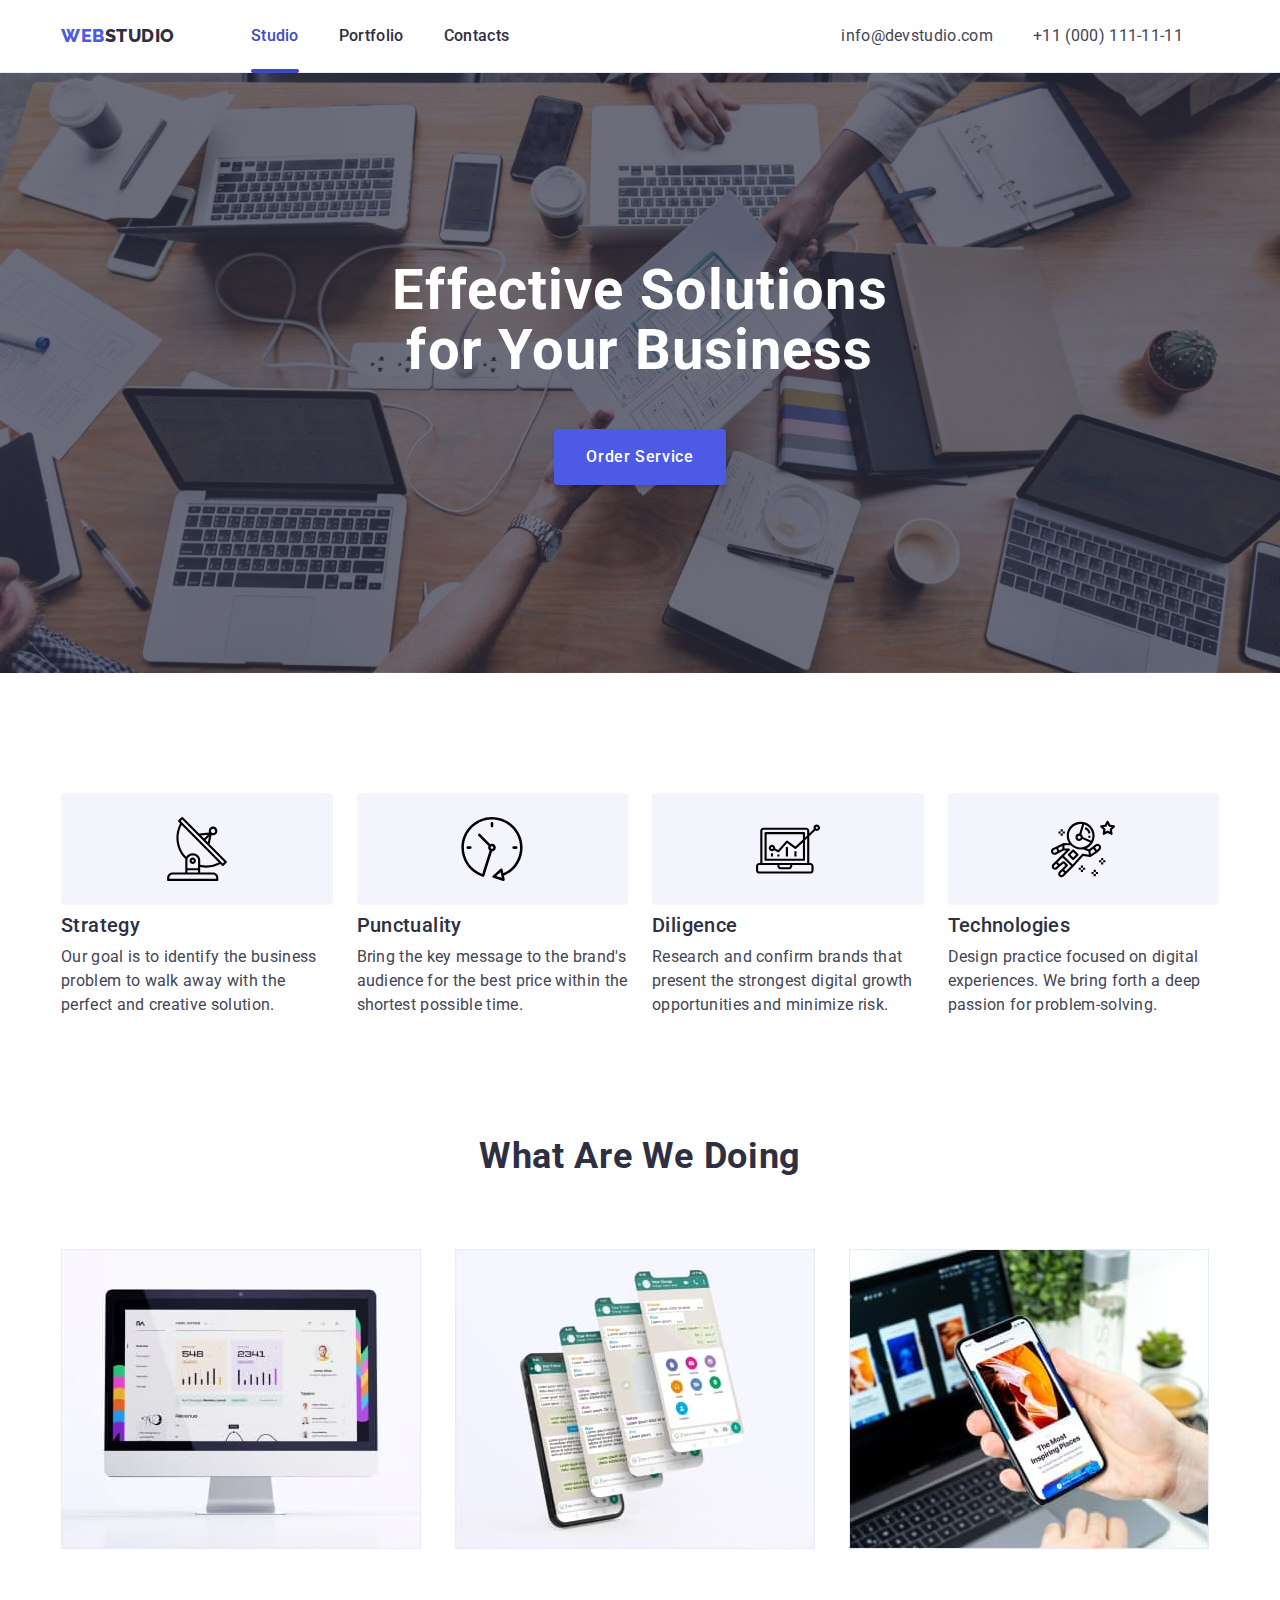
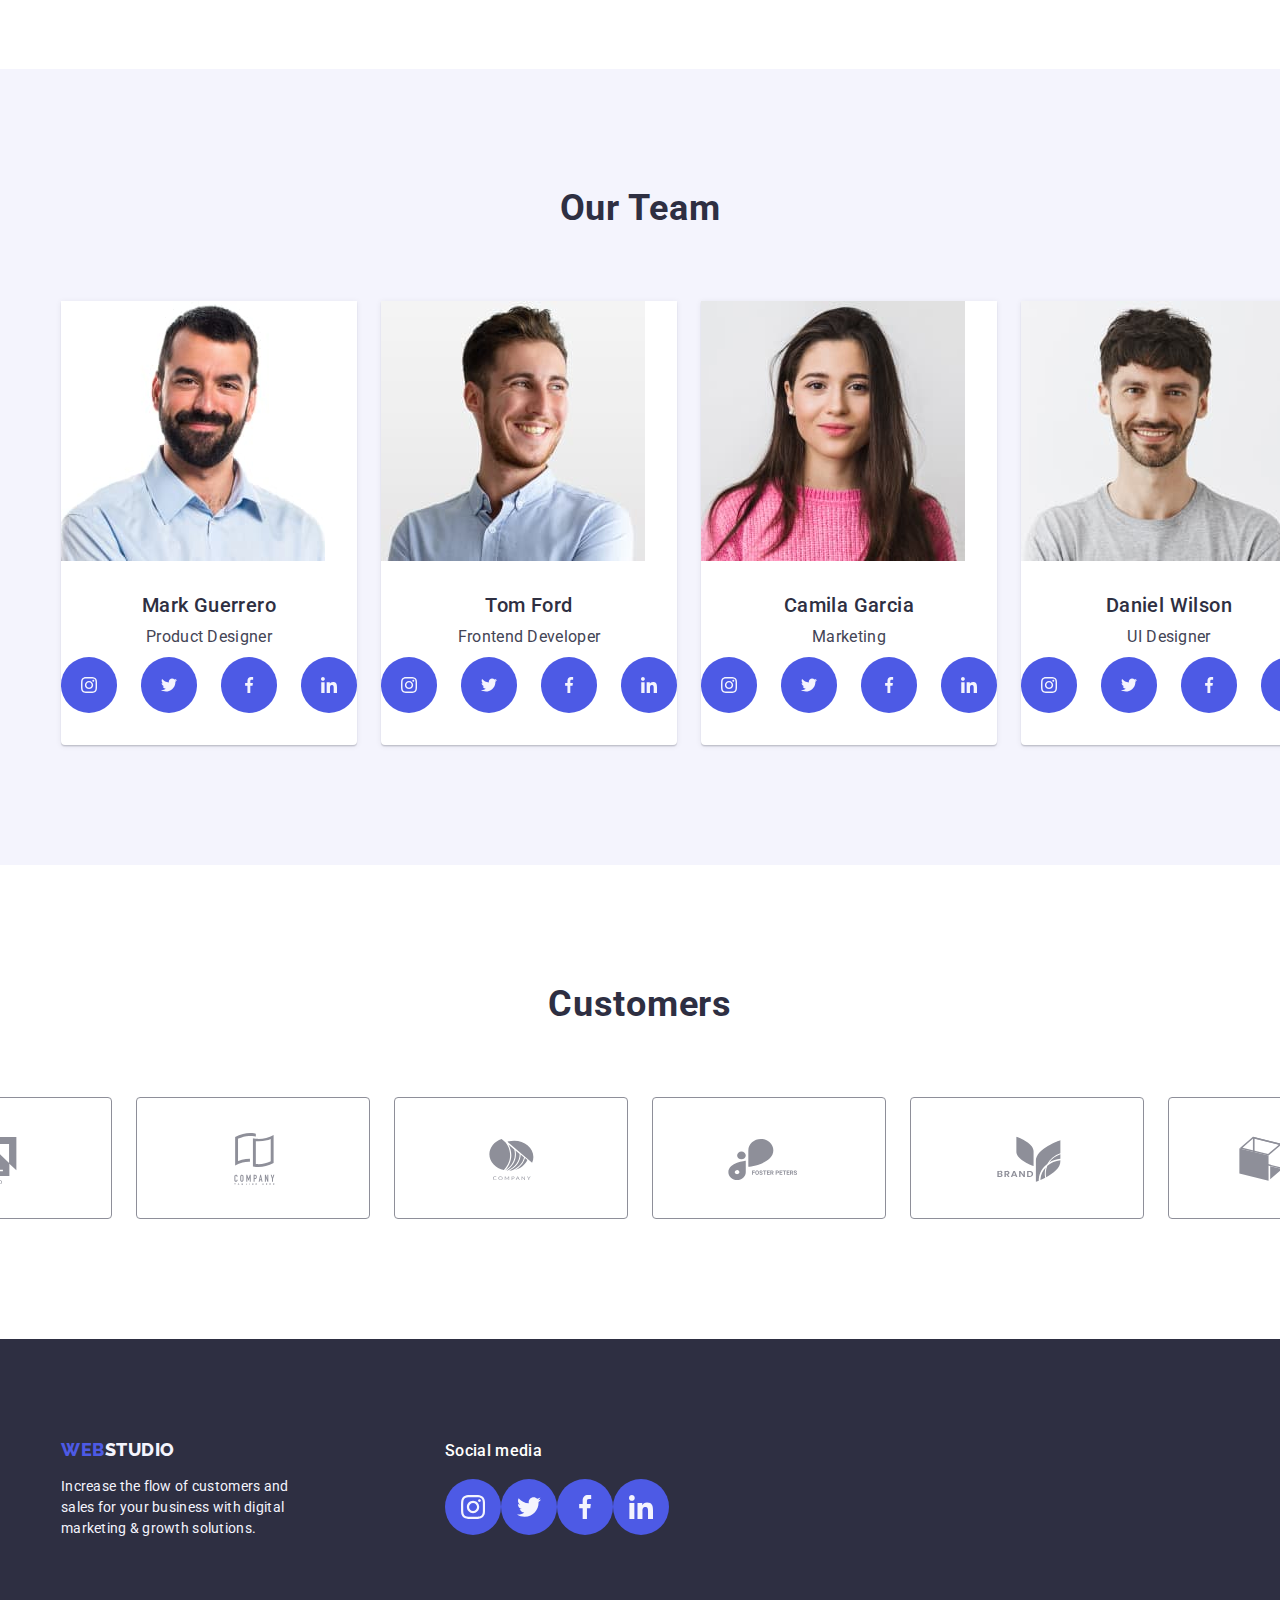
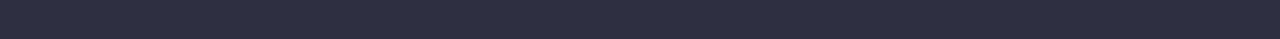
<file: index.html>
<!DOCTYPE html>
<html lang="en">
<head>
    <meta charset="UTF-8">
    <meta name="viewport" content="width=device-width, initial-scale=1.0">
    <title>WebStudio</title> 
    <link rel="stylesheet" href="https://cdnjs.cloudflare.com/ajax/libs/modern-normalize/2.0.0/modern-normalize.min.css" integrity="sha512-4xo8blKMVCiXpTaLzQSLSw3KFOVPWhm/TRtuPVc4WG6kUgjH6J03IBuG7JZPkcWMxJ5huwaBpOpnwYElP/m6wg==" crossorigin="anonymous" referrerpolicy="no-referrer">
    <link rel="stylesheet" href="./css/styles.css">
    <link rel="preconnect" href="https://fonts.googleapis.com">
    <link rel="preconnect" href="https://fonts.gstatic.com" crossorigin>
    <link href="https://fonts.googleapis.com/css2?family=Raleway:wght@800&family=Roboto:ital,wght@0,400;0,500;0,700;1,900&display=swap" rel="stylesheet">
</head>
<body>
    
    <header class="header">        
        <div class="container">
            <nav class="navigation">
                <a href="./index.html" class="header-logo link">Web<span class="header-logo-studio">Studio</span></a>
                <ul class="nav-menu list">               
                    <li><a class="nav-menu-studio link current" href="./index.html">Studio</a></li>
                    <li><a class="nav-menu-studio link" href="./portfolio.html">Portfolio</a></li>
                    <li><a class="nav-menu-studio link" href="">Contacts</a></li>
                </ul>
            </nav>
            <address class="address-menu">
                <ul class="address-menu-list list">
                    <li><a href="mailto:info@devstudio.com" class="address-menu-list-item link">info@devstudio.com</a></li>
                    <li><a href="tel:+110001111111"  class="address-menu-list-item link">+11 (000) 111-11-11</a></li>
                </ul>
            </address>
        </div>
    </header>   
    <main>
        <!-- hero section -->
        <section class="section-studio-first">
            <div class="container">
                <h1 class="webstudio-title">Effective Solutions for Your Business</h1>
                <button class="order-service" data-modal-open type="button">Order Service</button>
            </div>
        </section>
        <!-- second section -->
        <section class="section-studio-second">
            <div class="container">
                <h2 class="visually-hidden">WebStudio principles</h2>
                <ul class="section-studio-list list">
                    <li class="section-studio-list-element">
                        <div class="studio-image-box">
                            <svg class="studio-list-images" width="64" height="64">
                                <use href="./images/icons.svg#icon-antenna"></use>
                            </svg>
                        </div>
                        <h3 class="section-studio-list-item">Strategy</h3>
                        <p class="section-studio-list-text">Our goal is to identify the business problem to walk away with the perfect and creative solution.</p>
                    </li>
                    <li class="section-studio-list-element">
                        <div class="studio-image-box">
                            <svg class="studio-list-images" width="64" height="64">
                                <use href="./images/icons.svg#icon-clock"></use>
                            </svg>
                        </div>
                        <h3 class="section-studio-list-item">Punctuality</h3>
                        <p class="section-studio-list-text">Bring the key message to the brand's audience for the best price within the shortest possible time.</p>
                    </li>
                    <li class="section-studio-list-element">
                        <div class="studio-image-box">
                            <svg class="studio-list-images" width="64" height="64">
                                <use href="./images/icons.svg#icon-diagram"></use>
                            </svg>
                        </div>
                        <h3 class="section-studio-list-item">Diligence</h3>
                        <p class="section-studio-list-text">Research and confirm brands that present the strongest digital growth opportunities and minimize risk.</p>
                    </li>
                    <li class="section-studio-list-element">
                        <div class="studio-image-box">
                            <svg class="studio-list-images" width="64" height="64">
                                <use href="./images/icons.svg#icon-astronaut"></use>
                            </svg>
                        </div>
                        <h3 class="section-studio-list-item">Technologies</h3>
                        <p class="section-studio-list-text">Design practice focused on digital experiences. We bring forth a deep passion for problem-solving.</p>
                    </li>
                </ul>
            </div>
        </section>

        <section class="section-studio-third">
            <div class="container">
                <h2 class="section-studio-title">What are we doing</h2>            
                <ul class="section-studio-list list">
                    <li class="studio-image">
                        <img src="./images/studio-computer.jpg" width="360" alt="PC Screen">
                    </li>
                    <li class="studio-image">
                        <img src="./images/studio-phonescreen.jpg" width="360" alt="Phone">
                    </li>
                    <li class="studio-image">
                        <img src="./images/studio-phone-comp.jpg" width="360" alt="Phone and Notebook">
                    </li>
                </ul>       
            </div>     
        </section>

        <section class="section-studio-fourth">
            <div class="container">
                <h2 class="section-studio-title">Our Team</h2>
                <ul class="section-studio-list list">
                    <li class="section-studio-list-box">
                        <img src="./images/studio-team-mark.jpg" alt="Mark Guerrero" width="264" class="team-photo link">
                        <div class="team-name-position">
                            <h3 class="section-studio-list-name">Mark Guerrero</h3>
                            <p class="section-studio-list-position">Product Designer</p>
                            <ul class="social-links">
                                <li class="social-links-item">
                                    <a href="https://www.instagram.com/" target="_blank" class="social-links-btn link">
                                        <svg class="icon" width="16" height="16">
                                            <use href="./images/icons.svg#icon-instagram"></use>
                                        </svg>
                                    </a>
                                </li>
                                <li class="social-links-item">
                                    <a href="https://www.twitter.com/" target="_blank" class="social-links-btn link">
                                        <svg class="icon" width="16" height="16">
                                            <use href="./images/icons.svg#icon-twitter"></use>
                                        </svg>
                                    </a>
                                </li>
                                <li class="social-links-item">
                                    <a href="https://www.facebook.com/" target="_blank" class="social-links-btn link">
                                        <svg class="icon" width="16" height="16">
                                            <use href="./images/icons.svg#icon-facebook"></use>
                                        </svg>
                                    </a>
                                </li>
                                <li class="social-links-item">
                                    <a href="https://www.linkedin.com/" target="_blank" class="social-links-btn link">
                                        <svg class="icon" width="16" height="16">
                                            <use href="./images/icons.svg#icon-linkedin"></use>
                                        </svg>
                                    </a>
                                </li>
                            </ul>
                        </div>
                    </li>
                    <li class="section-studio-list-box">
                        <img src="./images/studio-team-tom.jpg" alt="Tom Ford" width="264" class="team-photo link">
                        <div class="team-name-position">
                            <h3 class="section-studio-list-name">Tom Ford</h3>
                            <p class="section-studio-list-position">Frontend Developer</p>
                            <ul class="social-links">
                                <li class="social-links-item">
                                    <a href="https://www.instagram.com/" target="_blank" class="social-links-btn link">
                                        <svg class="icon" width="16" height="16">
                                            <use href="./images/icons.svg#icon-instagram"></use>
                                        </svg>
                                    </a>
                                </li>
                                <li class="social-links-item">
                                    <a href="https://www.twitter.com/" target="_blank" class="social-links-btn link">
                                        <svg class="icon" width="16" height="16">
                                            <use href="./images/icons.svg#icon-twitter"></use>
                                        </svg>
                                    </a>
                                </li>
                                <li class="social-links-item">
                                    <a href="https://www.facebook.com/" target="_blank" class="social-links-btn link">
                                        <svg class="icon" width="16" height="16">
                                            <use href="./images/icons.svg#icon-facebook"></use>
                                        </svg>
                                    </a>
                                </li>
                                <li class="social-links-item">
                                    <a href="https://www.linkedin.com/" target="_blank" class="social-links-btn link">
                                        <svg class="icon" width="16" height="16">
                                            <use href="./images/icons.svg#icon-linkedin"></use>
                                        </svg>
                                    </a>
                                </li>
                            </ul>
                        </div>
                    </li>
                    <li class="section-studio-list-box">
                        <img src="./images/studio-team-camila.jpg" alt="Camila Garcia" width="264" class="team-photo link">
                        <div class="team-name-position">
                            <h3 class="section-studio-list-name">Camila Garcia</h3>
                            <p class="section-studio-list-position">Marketing</p>
                            <ul class="social-links">
                                <li class="social-links-item">
                                    <a href="https://www.instagram.com/" target="_blank" class="social-links-btn link">
                                        <svg class="icon" width="16" height="16">
                                            <use href="./images/icons.svg#icon-instagram"></use>
                                        </svg>
                                    </a>
                                </li>
                                <li class="social-links-item">
                                    <a href="https://www.twitter.com/" target="_blank" class="social-links-btn link">
                                        <svg class="icon" width="16" height="16">
                                            <use href="./images/icons.svg#icon-twitter"></use>
                                        </svg>
                                    </a>
                                </li>
                                <li class="social-links-item">
                                    <a href="https://www.facebook.com/" target="_blank" class="social-links-btn link">
                                        <svg class="icon" width="16" height="16">
                                            <use href="./images/icons.svg#icon-facebook"></use>
                                        </svg>
                                    </a>
                                </li>
                                <li class="social-links-item">
                                    <a href="https://www.linkedin.com/" target="_blank" class="social-links-btn link">
                                        <svg class="icon" width="16" height="16">
                                            <use href="./images/icons.svg#icon-linkedin"></use>
                                        </svg>
                                    </a>
                                </li>
                            </ul>
                        </div>
                    </li>
                    <li class="section-studio-list-box">
                        <img src="./images/studio-team-daniel.jpg" alt="Daniel Wilson" width="264" class="team-photo link">
                        <div class="team-name-position">
                            <h3 class="section-studio-list-name">Daniel Wilson</h3>
                            <p class="section-studio-list-position">UI Designer</p>
                            <ul class="social-links">
                                <li class="social-links-item">
                                    <a href="https://www.instagram.com/" target="_blank" class="social-links-btn link">
                                        <svg class="icon" width="16" height="16">
                                            <use href="./images/icons.svg#icon-instagram"></use>
                                        </svg>
                                    </a>
                                </li>
                                <li class="social-links-item">
                                    <a href="https://www.twitter.com/" target="_blank" class="social-links-btn link">
                                        <svg class="icon" width="16" height="16">
                                            <use href="./images/icons.svg#icon-twitter"></use>
                                        </svg>
                                    </a>
                                </li>
                                <li class="social-links-item">
                                    <a href="https://www.facebook.com/" target="_blank" class="social-links-btn link">
                                        <svg class="icon" width="16" height="16">
                                            <use href="./images/icons.svg#icon-facebook"></use>
                                        </svg>
                                    </a>
                                </li>
                                <li class="social-links-item">
                                    <a href="https://www.linkedin.com/" target="_blank" class="social-links-btn link">
                                        <svg class="icon" width="16" height="16">
                                            <use href="./images/icons.svg#icon-linkedin"></use>
                                        </svg>
                                    </a>
                                </li>
                            </ul>
                        </div>
                    </li>
                </ul>
            </div>
        </section>
        <section class="section-studio-fifth">
            <div class="container">
                <h2 class="section-studio-title">Customers</h2>

                <ul class="customers-list">
                    <li class="customers-list-item">
                        <a href="" class="client-link">
                            <svg class="icon" width="104" height="56">
                                <use href="./images/icons.svg#icon-logo-client-1"></use>
                            </svg>
                        </a>
                    </li>
                    <li class="customers-list-item">
                        <a href="" class="client-link">
                            <svg class="icon" width="104" height="56">
                                <use href="./images/icons.svg#icon-logo-client-2"></use>
                            </svg>
                        </a>
                    </li>
                    <li class="customers-list-item">
                        <a href="" class="client-link">
                            <svg class="icon" width="104" height="56">
                                <use href="./images/icons.svg#icon-logo-client-3"></use>
                            </svg>
                        </a>
                    </li>
                    <li class="customers-list-item">
                        <a href="" class="client-link">
                            <svg class="icon" width="104" height="56">
                                <use href="./images/icons.svg#icon-logo-client-4"></use>
                            </svg>  
                        </a>
                    </li>           
                    <li class="customers-list-item">
                        <a href="" class="client-link">
                            <svg class="icon" width="104" height="56">
                                <use href="./images/icons.svg#icon-logo-client-5"></use>
                            </svg>  
                        </a>
                    </li>               
                    <li class="customers-list-item">
                        <a href="" class="client-link">
                            <svg class="icon" width="104" height="56">
                                <use href="./images/icons.svg#icon-logo-client-6"></use>
                            </svg>
                        </a>
                    </li>                 

                </ul>
            </div>
        </section>
    </main>

    <footer class="footer">
        <div class="container footer-common-box">
                <div class="footer-part-first">
                    <a href="./index.html" class="footer-logo link">Web<span class="footer-logo-studio">Studio</span></a>
                <p class="footer-text">Increase the flow of customers and sales for your business with digital marketing & growth solutions.</p>
                </div> 
                <div class="footer-second-box">
                    <p class="footer-box-text">Social media</p>
                    <ul class="footer-social-list">
                        <li class="footer-social-item">
                            <a href="https://www.instagram.com/" target="_blank" class="social-links-btn link">
                                <svg class="footer-links-btn icon" width="24" height="24">
                                    <use href="./images/icons.svg#icon-instagram"></use>
                                </svg>
                            </a> 
                        </li>
                        <li class="footer-social-item">
                            <a href="https://www.twitter.com/" target="_blank" class="social-links-btn link">
                                <svg class="footer-links-btn icon" width="24" height="24">
                                    <use href="./images/icons.svg#icon-twitter"></use>
                                </svg>
                            </a> 
                        </li>
                        <li class="footer-social-item">
                            <a href="https://www.ifacebook.com/" target="_blank" class="social-links-btn link">
                                <svg class="footer-links-btn icon" width="24" height="24">
                                    <use href="./images/icons.svg#icon-facebook"></use>
                                </svg>
                            </a> 
                        </li>
                        <li class="footer-social-item">
                            <a href="https://www.linkedin.com/" target="_blank" class="social-links-btn link">
                                <svg class="footer-links-btn icon" width="24" height="24">
                                    <use href="./images/icons.svg#icon-linkedin"></use>
                                </svg>
                            </a> 
                        </li>
                    </ul>
                </div>
        </div>        
    </footer>
<!-- modal window -->
    <div class="backdrop is-hidden" data-modal>
        <div data-modal class="modal">
            <button data-modal-close class="modal-button" type="button">
                <svg class="icon" width="8" height="8">
                    <use href="./images/icons.svg#icon-close-black"></use>
                </svg>
            </button>
        </div>
    </div>
    <script src="./js/modal.js"></script>
</body>
</html>
</file>
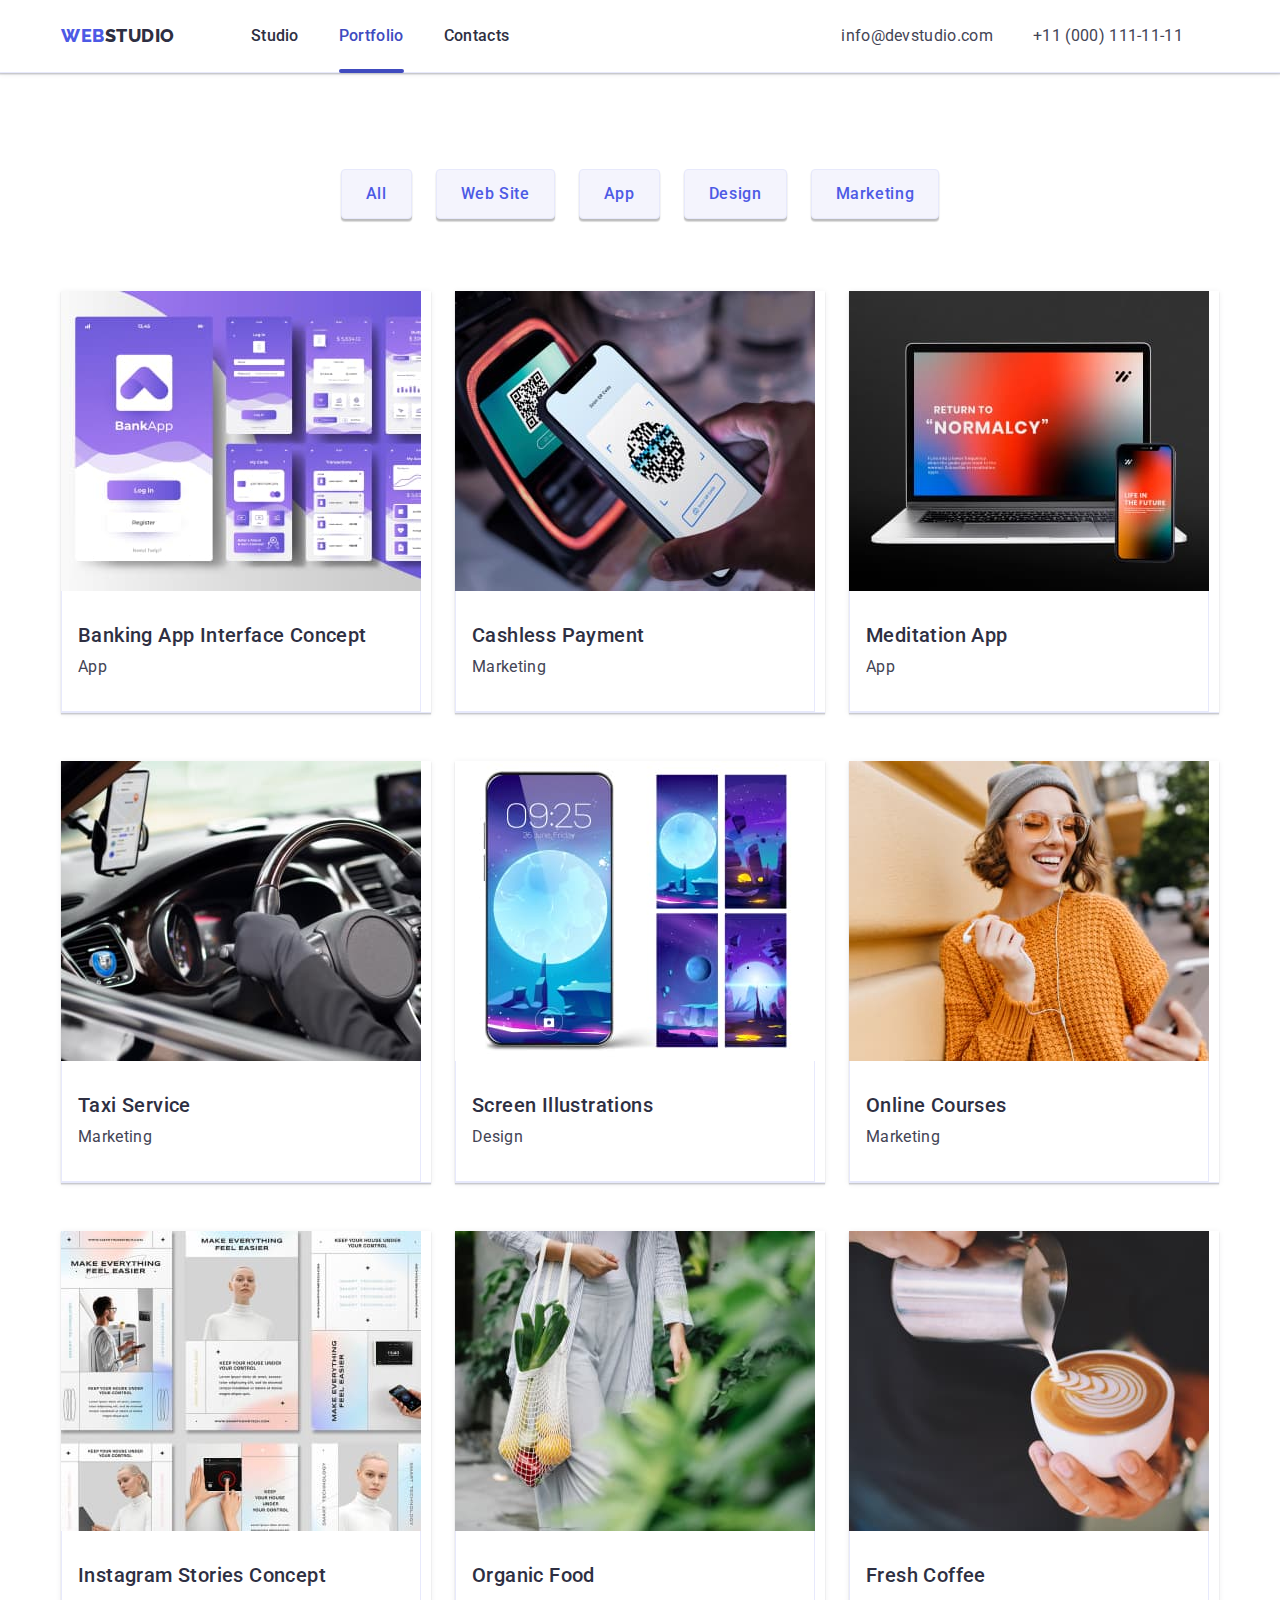
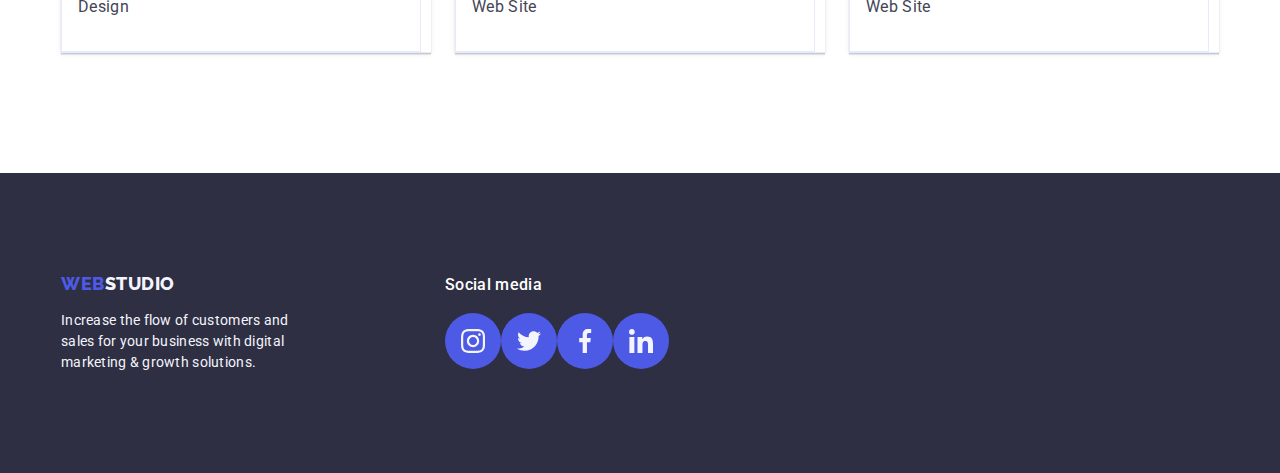
<file: portfolio.html>
<!DOCTYPE html>
<html lang="en">
<head>
    <meta charset="UTF-8">
    <meta name="viewport" content="width=device-width, initial-scale=1.0">
    <title>Portfolio</title>
    <link rel="stylesheet" href="https://cdnjs.cloudflare.com/ajax/libs/modern-normalize/2.0.0/modern-normalize.min.css" integrity="sha512-4xo8blKMVCiXpTaLzQSLSw3KFOVPWhm/TRtuPVc4WG6kUgjH6J03IBuG7JZPkcWMxJ5huwaBpOpnwYElP/m6wg==" crossorigin="anonymous" referrerpolicy="no-referrer">
    <link rel="stylesheet" href="./css/styles.css">
    <link rel="preconnect" href="https://fonts.googleapis.com">
    <link rel="preconnect" href="https://fonts.gstatic.com" crossorigin>
    <link href="https://fonts.googleapis.com/css2?family=Raleway:wght@800&family=Roboto:ital,wght@0,400;0,500;0,700;1,900&display=swap" rel="stylesheet">
</head>
<body>
    <header class="header">        
        <div class="container">
            <nav class="navigation">
                <a href="./index.html" class="header-logo link">Web<span class="header-logo-studio">Studio</span></a>
                <ul class="nav-menu list">               
                    <li><a class="nav-menu-studio link" href="./index.html">Studio</a></li>
                    <li><a class="nav-menu-studio link current" href="./portfolio.html">Portfolio</a></li>
                    <li><a class="nav-menu-studio link" href="">Contacts</a></li>
                </ul>
            </nav>
            <address class="address-menu">
                <ul class="address-menu-list list">
                    <li><a href="mailto:info@devstudio.com" class="address-menu-list-item link">info@devstudio.com</a></li>
                    <li><a href="tel:+110001111111"  class="address-menu-list-item link">+11 (000) 111-11-11</a></li>
                </ul>
            </address>
        </div>
    </header>   
    <main>
        <section class="portfolio-main">
            <div class="container">
                <h1 class="visually-hidden">Portfolio</h1>
            
                <ul class="portfolio-buttons-list list">
                    <li class="portfolio-buttons-list-items">
                        <button class="portfolio-button-item" type="button">All</button>
                    </li>
                    <li class="portfolio-buttons-list-items">
                        <button class="portfolio-button-item" type="button">Web Site</button>
                    </li>
                    <li class="portfolio-buttons-list-items">
                        <button class="portfolio-button-item" type="button">App</button>
                    </li>
                    <li class="portfolio-buttons-list-items">
                        <button class="portfolio-button-item" type="button">Design</button>
                    </li>
                    <li class="portfolio-buttons-list-items">
                        <button class="portfolio-button-item" type="button">Marketing</button>
                    </li>
                </ul>            
                
                <ul class="portfolio-job-projects-list list">
                    <li class="portfolio-job-projects-item">
                        <a href="" class="portfolio-card-link link">
                            <div class="job-project-overlay">
                                <img src="./images/portfolio-bank.jpg" alt="Banking App" width="360" class="portfolio-photo link">                                  
                                <p class="overlay-text">
                                    14 Stylish and User-Friendly App Design Concepts · Task Manager App · Calorie Tracker App · Exotic Fruit Ecommerce App · Cloud Storage App
                                </p>                                                   
                            </div>     
                            <div class="job-projects-discription">
                                <h2 class="portfolio-job-projects-name">Banking App Interface Concept</h2>
                                <p class="portfolio-job-projects-theme">App</p>
                            </div>
                        </a>
                    </li>
                    <li class="portfolio-job-projects-item">
                        <a href="" class="portfolio-card-link link">
                            <div class="job-project-overlay">
                                <img src="./images/portfolio-phone.jpg" alt="Cashless Payment" width="360" class="portfolio-photo link">                                
                                <p class="overlay-text">
                                    14 Stylish and User-Friendly App Design Concepts · Task Manager App · Calorie Tracker App · Exotic Fruit Ecommerce App · Cloud Storage App
                                </p>                                
                            </div>
                            <div class="job-projects-discription">
                                <h2 class="portfolio-job-projects-name">Cashless Payment</h2>
                                <p class="portfolio-job-projects-theme">Marketing</p>
                            </div>
                        </a>
                    </li>
                    <li class="portfolio-job-projects-item">
                        <a href="" class="portfolio-card-link link">
                            <div class="job-project-overlay">
                                <img src="./images/portfolio-notebook.jpg" alt="Meditation App" width="360" class="portfolio-photo link">
                                <p class="overlay-text">
                                    14 Stylish and User-Friendly App Design Concepts · Task Manager App · Calorie Tracker App · Exotic Fruit Ecommerce App · Cloud Storage App
                                </p>                                                                
                            </div>
                            <div class="job-projects-discription">
                                <h2 class="portfolio-job-projects-name">Meditation App</h2>
                                <p class="portfolio-job-projects-theme">App</p>
                            </div>
                        </a>
                    </li>
                    <li class="portfolio-job-projects-item">
                        <a href="" class="portfolio-card-link link">
                            <div class="job-project-overlay">
                                <img src="./images/portfolio-car.jpg" alt="Taxi Service" width="360" class="portfolio-photo link">                                
                                <p class="overlay-text">
                                    14 Stylish and User-Friendly App Design Concepts · Task Manager App · Calorie Tracker App · Exotic Fruit Ecommerce App · Cloud Storage App
                                </p>                                 
                            </div>
                            <div class="job-projects-discription">
                                <h2 class="portfolio-job-projects-name">Taxi Service</h2>
                                <p class="portfolio-job-projects-theme">Marketing</p>
                            </div>
                        </a>
                    </li>
                    <li class="portfolio-job-projects-item">
                        <a href="" class="portfolio-card-link link">
                            <div class="job-project-overlay">
                                <img src="./images/portfolio-screen.jpg" alt="Screen Illustrations" width="360" class="portfolio-photo link">                                
                                <p class="overlay-text">
                                    14 Stylish and User-Friendly App Design Concepts · Task Manager App · Calorie Tracker App · Exotic Fruit Ecommerce App · Cloud Storage App
                                </p>                                 
                            </div>
                            <div class="job-projects-discription">
                                <h2 class="portfolio-job-projects-name">Screen Illustrations</h2>
                                <p class="portfolio-job-projects-theme">Design</p>
                            </div>
                        </a>
                    </li>
                    <li class="portfolio-job-projects-item">
                        <a href="" class="portfolio-card-link link">
                            <div class="job-project-overlay">
                                <img src="./images/portfolio-girl.jpg" alt="Online Courses" width="360" class="portfolio-photo link">                                
                                <p class="overlay-text">
                                    14 Stylish and User-Friendly App Design Concepts · Task Manager App · Calorie Tracker App · Exotic Fruit Ecommerce App · Cloud Storage App
                                </p>                                  
                            </div>
                            <div class="job-projects-discription">
                                <h2 class="portfolio-job-projects-name">Online Courses</h2>
                                <p class="portfolio-job-projects-theme">Marketing</p>
                            </div>
                        </a>
                    </li>
                    <li class="portfolio-job-projects-item">
                        <a href="" class="portfolio-card-link link">
                            <div class="job-project-overlay">
                                <img src="./images/portfolio-app.jpg" alt="Instagram Stories Concept" width="360" class="portfolio-photo link">                                
                                <p class="overlay-text">
                                    14 Stylish and User-Friendly App Design Concepts · Task Manager App · Calorie Tracker App · Exotic Fruit Ecommerce App · Cloud Storage App
                                </p>                                 
                            </div>
                            <div class="job-projects-discription">
                                <h2 class="portfolio-job-projects-name">Instagram Stories Concept</h2>
                                <p class="portfolio-job-projects-theme">Design</p>
                            </div>
                        </a>
                    </li>
                    <li class="portfolio-job-projects-item">
                        <a href="" class="portfolio-card-link link">
                            <div class="job-project-overlay">
                                <img src="./images/portfolio-bag.jpg" alt="Organic Food" width="360" class="portfolio-photo link">                                
                                <p class="overlay-text">
                                    14 Stylish and User-Friendly App Design Concepts · Task Manager App · Calorie Tracker App · Exotic Fruit Ecommerce App · Cloud Storage App
                                </p>                             
                            </div>
                            <div class="job-projects-discription">
                                <h2 class="portfolio-job-projects-name">Organic Food</h2>
                                <p class="portfolio-job-projects-theme">Web Site</p>
                            </div>
                        </a>
                    </li>
                    <li class="portfolio-job-projects-item">
                        <a href="" class="portfolio-card-link link">
                            <div class="job-project-overlay">
                                <img src="./images/portfolio-coffee.jpg" alt="Fresh Coffee" width="360" class="portfolio-photo link">                               
                                <p class="overlay-text">
                                    14 Stylish and User-Friendly App Design Concepts · Task Manager App · Calorie Tracker App · Exotic Fruit Ecommerce App · Cloud Storage App
                                </p>                             
                            </div>
                            <div class="job-projects-discription">
                                <h2 class="portfolio-job-projects-name">Fresh Coffee</h2>
                                <p class="portfolio-job-projects-theme">Web Site</p>
                            </div>
                        </a>
                    </li>
                </ul>        
        
            </div>
        </section>
    </main>    
    <footer class="footer">
        <div class="container footer-common-box">
                <div class="footer-part-first">
                    <a href="./index.html" class="footer-logo link">Web<span class="footer-logo-studio">Studio</span></a>
                <p class="footer-text">Increase the flow of customers and sales for your business with digital marketing & growth solutions.</p>
                </div> 
                <div class="footer-second-box">
                    <p class="footer-box-text">Social media</p>
                    <ul class="footer-social-list">
                        <li class="footer-social-item">
                            <a href="https://www.instagram.com/" target="_blank" class="social-links-btn link">
                                <svg class="footer-links-btn icon" width="24" height="24">
                                    <use href="./images/icons.svg#icon-instagram"></use>
                                </svg>
                            </a> 
                        </li>
                        <li class="footer-social-item">
                            <a href="https://www.twitter.com/" target="_blank" class="social-links-btn link">
                                <svg class="footer-links-btn icon" width="24" height="24">
                                    <use href="./images/icons.svg#icon-twitter"></use>
                                </svg>
                            </a> 
                        </li>
                        <li class="footer-social-item">
                            <a href="https://www.ifacebook.com/" target="_blank" class="social-links-btn link">
                                <svg class="footer-links-btn icon" width="24" height="24">
                                    <use href="./images/icons.svg#icon-facebook"></use>
                                </svg>
                            </a> 
                        </li>
                        <li class="footer-social-item">
                            <a href="https://www.linkedin.com/" target="_blank" class="social-links-btn link">
                                <svg class="footer-links-btn icon" width="24" height="24">
                                    <use href="./images/icons.svg#icon-linkedin"></use>
                                </svg>
                            </a> 
                        </li>
                    </ul>
                </div>
        </div>        
    </footer>
</body>
</html>
</file>
<file: css/styles.css>
h1,
h2,
h3,
h4,
h5,
h6 {
    margin: 0;
}
p {
    margin: 0;
}
ul {
    margin: 0;
    padding: 0;
    list-style-type: none;
}
img {
    display: block;
    max-width: 100%;
}   
:root {
    --primary-font: 'Roboto', sans-serif;
    --title-font: 'Raleway', sans-serif;
    --primary-black-color: #2E2F42;
    --primary-white-color: #FFFFFF;
    --primary-brand-color: #4D5AE5;
    --pressed-state-color: #404BBF;
    --body-text-color: #434455;
    --helper-text-color: #8E8F99;
    --primary-success-color: #31D0AA;
    --primary-accent-color: #E7E9FC;
    --secondary-accent-color: #0288d1;
    --active-link-color: #f44336;
    --white: #FFF;
    --cloud: #F4F4FD;
    --grey-70perc: #2E2F42B2;
}
body {
    font-family: var(--primary-font);
    font-size: 14px;
    color: var(--body-text-color);
    background-color: var(--primary-white-color);
    margin: 0;   
}
.list {
    list-style: none;
}
.link {
    text-decoration: none;    
}
address {
    font-style: normal;
}
.container {
    padding-left: 15px;
    padding-right: 15px;
    width: 1158px;
    margin: 0 auto;
}

.visually-hidden {
    position: absolute;
    width: 1px;
    height: 1px;
    margin: -1px;
    border: 0;
    padding: 0;
    white-space: nowrap;
    clip-path: inset(100%);
    clip: rect(0 0 0 0);
    overflow: hidden;
    }
.icon {
    fill: none;
}
/* header */
header {
    background-color: var(--white);
    margin: 0;
    list-style-type: none;   
    border-bottom: 1px solid var(--primary-accent-color);
    box-shadow: 0px 1px 6px 0px rgba(46, 47, 66, 0.08), 0px 1px 1px 0px rgba(46, 47, 66, 0.16), 0px 2px 1px 0px rgba(46, 47, 66, 0.08);
}
.header .container {
    display: flex;
    padding-left: 15px;  
    padding-right: 15px;
    align-items: center;
}
.navigation {
    display: flex;
    margin-right: 332px;
    align-items: center; 
}
.nav-menu {
    display: flex;
    gap: 40px;
}
.address-menu-list {
    display: flex;
    gap: 40px;
}
.header-logo {
    font-family: var(--title-font);
    font-size: 18px;
    font-weight: 800;
    letter-spacing: 0.03em;
    text-transform: uppercase;
    line-height: 1.17;
    color: var(--primary-brand-color);  
    margin-right: 76px;  
}
.header-logo-studio {
    color: var(--primary-black-color);
    padding: 24px 0;
}
.nav-menu-studio {
    font-size: 16px;
    font-weight: 500;
    letter-spacing: 0.02em;
    line-height: 1.5;
    color: var(--primary-black-color);
    padding: 24px 0;
    display: flex;
    align-items: center;
    justify-content: center;
    flex-direction: column;
    transition: color 250ms cubic-bezier(0.4, 0, 0.2, 1);
    position: relative;
}
.current {
    color: #404bbf;
}
.current::after {
    margin-top: 20px;
    position: absolute;
    left: 0;
    bottom: -1px;
    content: "";
    width: 100%;
    height: 4px;
    background-color: #404bbf;
    border-radius: 2px;
}
.nav-menu-studio:hover:after {
    margin-top: 20px;
    position: absolute;
    left: 0;
    bottom: -1px;
    content: "";
    width: 100%;
    height: 4px;
    background-color: #404bbf;
    border-radius: 2px;
}

.nav-menu-studio:hover,
.nav-menu-studio:focus {
    color: var(--pressed-state-color);

}
.address-menu-list-item {
    font-size: 16px;
    line-height: 1.5;
    letter-spacing: 0.02em;
    color: var(--body-text-color);
    transition: color 250ms cubic-bezier(0.4, 0, 0.2, 1);;
}
.address-menu-list-item:hover,
.address-menu-list-item:focus {
    color: var(--pressed-state-color);
}

/* Studio sections*/

.section-studio-first {
    background-color: var(--grey-70perc);
    background-image: linear-gradient(rgba(46, 47, 66, 0.7), 
    rgba(46, 47, 66, 0.7)), 
    url(../images/people-office.jpg);
    padding: 188px 0;
    background-repeat: no-repeat;
    background-position: center;
    background-size: cover;
    max-width: 1440px;
    margin: auto;
}
.section-studio-first .container {
    display: flex;
    text-align: center;   
    flex-direction: column;
    align-items: center;
}
.webstudio-title {    
    font-size: 56px;
    line-height: 1.07;
    letter-spacing: 0.02em;
    color: var(--primary-white-color); 
    max-width: 496px;
}
.order-service {
    display: block;
    font-family: var(--primary-font);
    background: var(--primary-brand-color);
    color: var(--primary-white-color);
    font-weight: 500;
    font-size: 16px;
    line-height: 1.5;
    letter-spacing: 0.04em;
    cursor: pointer;
    padding: 16px 32px;
    border-radius: 4px;
    box-shadow: 0px 4px 4px 0px rgba(0, 0, 0, 0.15);
    border: none;
    margin-top: 48px;
    min-width: 169px;  
    height: 56px;
    transition: background-color 250ms cubic-bezier(0.4, 0, 0.2, 1);
    }
.order-service:hover,
.order-service:focus,
.order-service:active {
    background-color: var(--pressed-state-color);
}
.section-studio-title {
    font-size: 36px;
    line-height: 1.11;
    text-align: center;
    letter-spacing: 0.02em;
    text-transform: capitalize;
    color: var(--primary-black-color);
    margin-bottom: 72px;
}
.studio-image-box {
    display: flex;
    justify-content: center;
    align-items: center;
    height: 112px;
    background-color: var(--cloud);
    border-radius: 4px;
    margin-bottom: 8px;
}
.section-studio-second,
.section-studio-third,
.section-studio-fourth,
.section-studio-fifth {
    padding: 120px 0;
}
.section-studio-second {
    padding-bottom: 0;
}
.section-studio-fourth {
    background-color: var(--cloud);
}
.section-studio-list {
    display: flex; 
    gap: 24px;    
}

.section-studio-list-element {
    flex-basis: calc((100% - 72px) / 4);
}
.section-studio-list-name {
    background-color: var(--primary-white-color);
    margin-bottom: 8px;
    text-align: center;
}
.section-studio-list-item,
.section-studio-list-name {
    color: var(--primary-black-color);
    font-size: 20px;
    font-weight: 500;
    line-height: 24px;
    letter-spacing: 0.02em;
    line-height: 1.2;
    margin-bottom: 8px;
}
.section-studio-list-text,
.section-studio-list-position {
    color: var(--body-text-color);
    font-size: 16px;
    line-height: 1.5;
    letter-spacing: 0.02em;    
}
.section-studio-list-position {
    text-align: center;
    margin-bottom: 8px;
}
.studio-image {
    flex-basis: calc((100% - 48px) / 3);
}
.section-studio-list-box {
    background-color: var(--primary-white-color);
    flex-basis: calc((100% - 3 * 24px) / 4);
    border-radius: 0px 0px 4px 4px;
    box-shadow: 0px 2px 1px 0px rgba(46, 47, 66, 0.08), 0px 1px 1px 0px rgba(46, 47, 66, 0.16), 0px 1px 6px 0px rgba(46, 47, 66, 0.08);
}
.team-photo {
    background-color: var(--primary-white-color);
}
.team-name-position {
    padding: 32px 0;
}
.social-links {
    display: flex;
    gap: 24px;
    flex-shrink: 0;
    align-self: flex-end;
    justify-content: center;
    align-items: center;
}
.social-links-item {
    display: flex;
    justify-content: center;
    align-items: center;
} 
.social-links .link {
    display: flex;
    justify-content: center;
    align-items: center;
    width: 40px;
    height: 40px;
    border-radius: 50%;
    background-color: var(--primary-brand-color);
}
.social-links .link:hover {
    background-color: var(--primary-success-color);
}
.section-studio-fourth .icon {
    fill: var(--cloud);
}

/* customers section */
.section-studio-fifth .icon {     
    fill: var(--cloud);  
}
.section-studio-fifth .icon:hover {     
    fill: var(--cloud);  
}
.customers-list {
    display: flex;
    justify-content: center;
    align-items: center; 
    gap: 24px;
    padding: 0;
    margin: 0;
}
.client-link {
    border-radius: 4px;
    border: 1px solid var(--helper-text-color);
    display: flex;
    align-items: center;
    justify-content: center;
    width: 168px;
    height: 88px;
    padding: 16px 32px;
    color: #404bbf;
    transition: border-color 250ms cubic-bezier(0.4, 0, 0.2, 1),
    color 250ms cubic-bezier(0.4, 0, 0.2, 1);
    color: var(--helper-text-color);
}
.section-studio-fifth .icon {     
    fill: currentColor; 
}
.customers-list .client-link:hover,
.customers-list .client-link:focus {
    fill: #404bbf; 
    border: 1px solid #404bbf;
    color: #404bbf; 
}
.section-studio-fifth .icon:hover {     
    fill: #404bbf;  
}


/* footer */
.footer {
    background-color: var(--primary-black-color);
    padding: 100px 0;
    
}
.footer-common-box {
    display: flex;
    align-items: baseline;
}
.footer-logo {
    display: inline-block;
    font-family: var(--title-font);
    font-size: 18px;
    font-weight: 800;
    letter-spacing: 0.54px;
    text-transform: uppercase;
    line-height: 1.17;
    color: var(--primary-brand-color);  
    margin-bottom: 16px;
    box-sizing: border-box;
}
.footer-logo-studio {
    color: var(--cloud);
}
.footer-text {
    color: var(--cloud);
    line-height: 1.5;
    letter-spacing: 0.02em;
    max-width: 264px;
}
.icons {
    fill: none;
}
.footer-part-first {
    margin-right: 120px;
}
.footer-social-list {
    display: flex;
    gap: 16px;
}
.social-links-btn {
    border-radius: 50%;
    background-color: var(--primary-brand-color);
    width: 100%;
    height: 100%;
    padding: 8px;
    border-radius: 50%;
    justify-content: center;
    display: flex;
    align-items: center;
    color: var(--cloud);
    transition: background-color 250ms cubic-bezier(0.4, 0, 0.2, 1);
}
.section-studio-list-box .social-links-btn:hover,
.section-studio-list-box .social-links-btn:focus {
    background-color: #404bbf;
}
.footer-social-item .social-links-btn:hover,
.footer-social-item .social-links-btn:focus {
    background-color: #31d0aa;
}
.footer-social-list .icon {
    fill: var(--cloud);
}
.footer-links-btn {
    fill: var(--cloud);
}
.footer-box-text {
    color: var(--primary-white-color);
    font-size: 16px;
    font-weight: 500;
    line-height: 1.5;
    letter-spacing: 0.02em;
    margin-bottom: 16px;
}
.footer-social-item {
    width: 40px;
    height: 40px;
}

/* portfolio */
.portfolio-main {
    padding-top: 96px;
    padding-bottom: 120px;
}
.portfolio-buttons-list {
    display: flex;
    justify-content: center;
    gap: 24px;
    margin-bottom: 72px;
}
.portfolio-buttons-list-items {
    transition: color 250ms cubic-bezier(0.4, 0, 0.2, 1), background-color 250ms cubic-bezier(0.4, 0, 0.2, 1), border-color 250ms cubic-bezier(0.4, 0, 0.2, 1), box-shadow 250ms cubic-bezier(0.4, 0, 0.2, 1);
}
.portfolio-button-item {
    transition: color 250ms cubic-bezier(0.4, 0, 0.2, 1), background-color 250ms cubic-bezier(0.4, 0, 0.2, 1), border-color 250ms cubic-bezier(0.4, 0, 0.2, 1), box-shadow 250ms cubic-bezier(0.4, 0, 0.2, 1);
    box-shadow: 0px 2px 2px 0px rgba(0, 0, 0, 0.12), 0px 2px 1px 0px rgba(0, 0, 0, 0.08), 0px 3px 1px 0px rgba(0, 0, 0, 0.10);
    font-family: var(--primary-font);
    background-color: var(--cloud);
    color: var(--primary-brand-color);
    font-size: 16px;
    font-weight: 500;
    letter-spacing: 0.04em;
    line-height: 1.5;
    cursor: pointer;
    padding: 12px 24px;
    border-radius: 4px;
    border: 1px solid var(--primary-accent-color);
}
.portfolio-button-item:hover,
.portfolio-button-item:focus {
    box-shadow: 0px 2px 2px 0px rgba(0, 0, 0, 0.12), 0px 2px 1px 0px rgba(0, 0, 0, 0.08), 0px 3px 1px 0px rgba(0, 0, 0, 0.10);
    color: var(--primary-white-color);
    background-color: var(--pressed-state-color);
    border: 1px solid transparent;
}
.portfolio-card-link {
    display: block;
    transition: box-shadow 250ms cubic-bezier(0.4, 0, 0.2, 1); 
}
.portfolio-job-projects-list .portfolio-card-link:hover,
.portfolio-job-projects-list .portfolio-card-link:focus {
    transform: translateY(0%);
    box-shadow: 0px 1px 6px rgba(46, 47, 66, 0.08), 0px 1px 1px rgba(46, 47, 66, 0.16), 0px 2px 1px rgba(46, 47, 66, 0.08);
}
.portfolio-job-projects-item {
    transition: box-shadow 250ms cubic-bezier(0.4, 0, 0.2, 1); 
    display: flex;
    width: calc((100% - 48px)/3);
    border-bottom: 1px solid var(--primary-accent-color);
    width: calc((100% - 48px)/3); 
    box-shadow: 0px 2px 1px 0px rgba(46, 47, 66, 0.08), 0px 1px 1px 0px rgba(46, 47, 66, 0.16), 0px 1px 6px 0px rgba(46, 47, 66, 0.08);        
}
.portfolio-job-projects-item:hover,
.portfolio-job-projects-item:focus {
    box-shadow: 0px 1px 6px rgba(46, 47, 66, 0.08), 0px 1px 1px rgba(46, 47, 66, 0.16), 0px 2px 1px rgba(46, 47, 66, 0.08);
}
.portfolio-job-projects-list {
    display: flex;
    flex-wrap: wrap;
    column-gap: 24px;
    row-gap: 48px;
}
.portfolio-job-projects-name {
    display: flex;
    font-weight: 500;
    font-size: 20px;
    line-height: 1.2;
    letter-spacing: 0.02em;
    color: var(--primary-black-color); 
    margin-bottom: 8px;   
}
.portfolio-job-projects-theme {
    display: flex;
    font-size: 16px;
    line-height: 1.5;
    letter-spacing: 0.02em;
    color: var(--body-text-color); 
}
.job-projects-discription {
    padding: 32px 16px;
    border: 1px solid var(--primary-accent-color);
    border-top: none;
}
/* overlay */
.job-project-overlay {
    position: relative;
    overflow: hidden;
}
.portfolio-job-projects-item .portfolio-card-link:hover .overlay-text,
.portfolio-job-projects-item .portfolio-card-link:focus .overlay-text {
    transform: translateY(0);
}
.overlay-text {
    position: absolute;
    top: 0;
    font-size: 16px;
    line-height: 1.5;
    letter-spacing: 0.02em;
    padding: 40px 32px;
    background-color: #4d5ae5;
    transform: translateY(100%);
    height: 100%;
    width: 100%;
    color: var(--cloud);
    transition: transform 250ms cubic-bezier(0.4, 0, 0.2, 1);
}
    

/* modal window */
.is-hidden {
    visibility: hidden;
    opacity: 0;
    pointer-events: none;
    transition: opacity 250ms cubic-bezier(0.4, 0, 0.2, 1),
    visibility 250ms cubic-bezier(0.4, 0, 0.2, 1);
}
.backdrop {
    width: 100%;
    height: 100%;
    position: fixed;
    top: 0;
    left: 0;
    background-color: rgba(46, 47, 66, 0.4);
}
.modal {
    position: absolute;
    top: 50%;
    left: 50%;
    transform: translate(-50%, -50%) scale(1);
    width: 408px;
    min-height: 584px;
    border-radius: 4px;
    background: var(--dairy, #FCFCFC);
    transition: transform 250ms cubic-bezier(0.4, 0, 0.2, 1);
    box-shadow: 0px 2px 1px 0px rgba(0, 0, 0, 0.20), 0px 1px 3px 0px rgba(0, 0, 0, 0.12), 0px 1px 1px 0px rgba(0, 0, 0, 0.14);
}
.modal-button {
    padding: 0;
    cursor: pointer;
    background-color: var(--primary-accent-color);
    border: 1px solid rgba(0, 0, 0, 0.1);
    display: flex;
    align-items: center;
    justify-content: center;
    position: absolute;
    top: 24px;
    right: 24px;
    border-radius: 50%;
    width: 24px;
    height: 24px;
    transition: background-color 250ms cubic-bezier(0.4, 0, 0.2, 1),
    border 250ms cubic-bezier(0.4, 0, 0.2, 1);
}
.modal-button:hover,
.modal-button:focus {
    border: none;
    background-color: var(--pressed-state-color);
}
.modal .icon {
    transition: fill 250ms cubic-bezier(0.4, 0, 0.2, 1);
    fill: var(--primary-black-color);
}
.modal-button:hover .icon,
.modal-button:focus .icon {
    fill: var(--primary-white-color);
}
</file>
